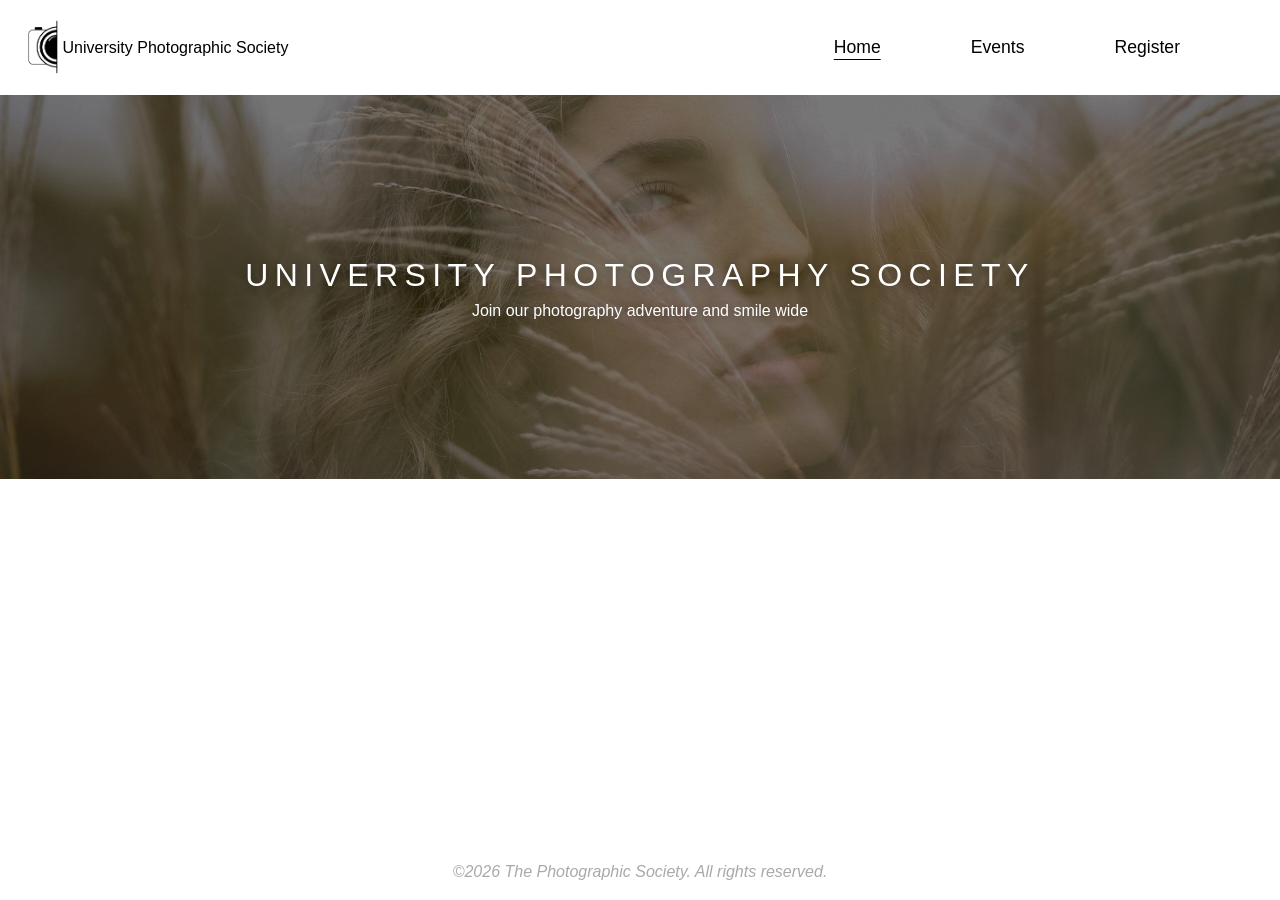
<file: index.html>
<!DOCTYPE html>
<html lang="en">

<head>
  <meta charset="UTF-8">
  <meta name="viewport" content="width=device-width, initial-scale=1.0">
  <meta name="description" content="This is the website of photographic society of a University.">
  <title>Home | The Photographic Society</title>
  <link rel="stylesheet" href="style.css">
</head>

<body>

  <header class="site-header">
    <a href="index.html" class="logo">
      <img src="images/logo.png" alt="Camera logo">
      <span>University Photographic Society</span>
    </a>
    <nav>
      <ul class="nav-list">
        <li><a href="index.html" class="active">Home</a></li>
        <li><a href="events.html">Events</a></li>
        <li><a href="register.html">Register</a></li>
      </ul>
    </nav>
  </header>

  <main>
    <section class="hero">
      <h1 id="club-name">University Photography Society</h1>
      <p>Join our photography adventure and smile wide</p>
    </section>
  </main>

  <footer><i>©2026 The Photographic Society. All rights reserved.</i></footer>
</body>

</html>
</file>
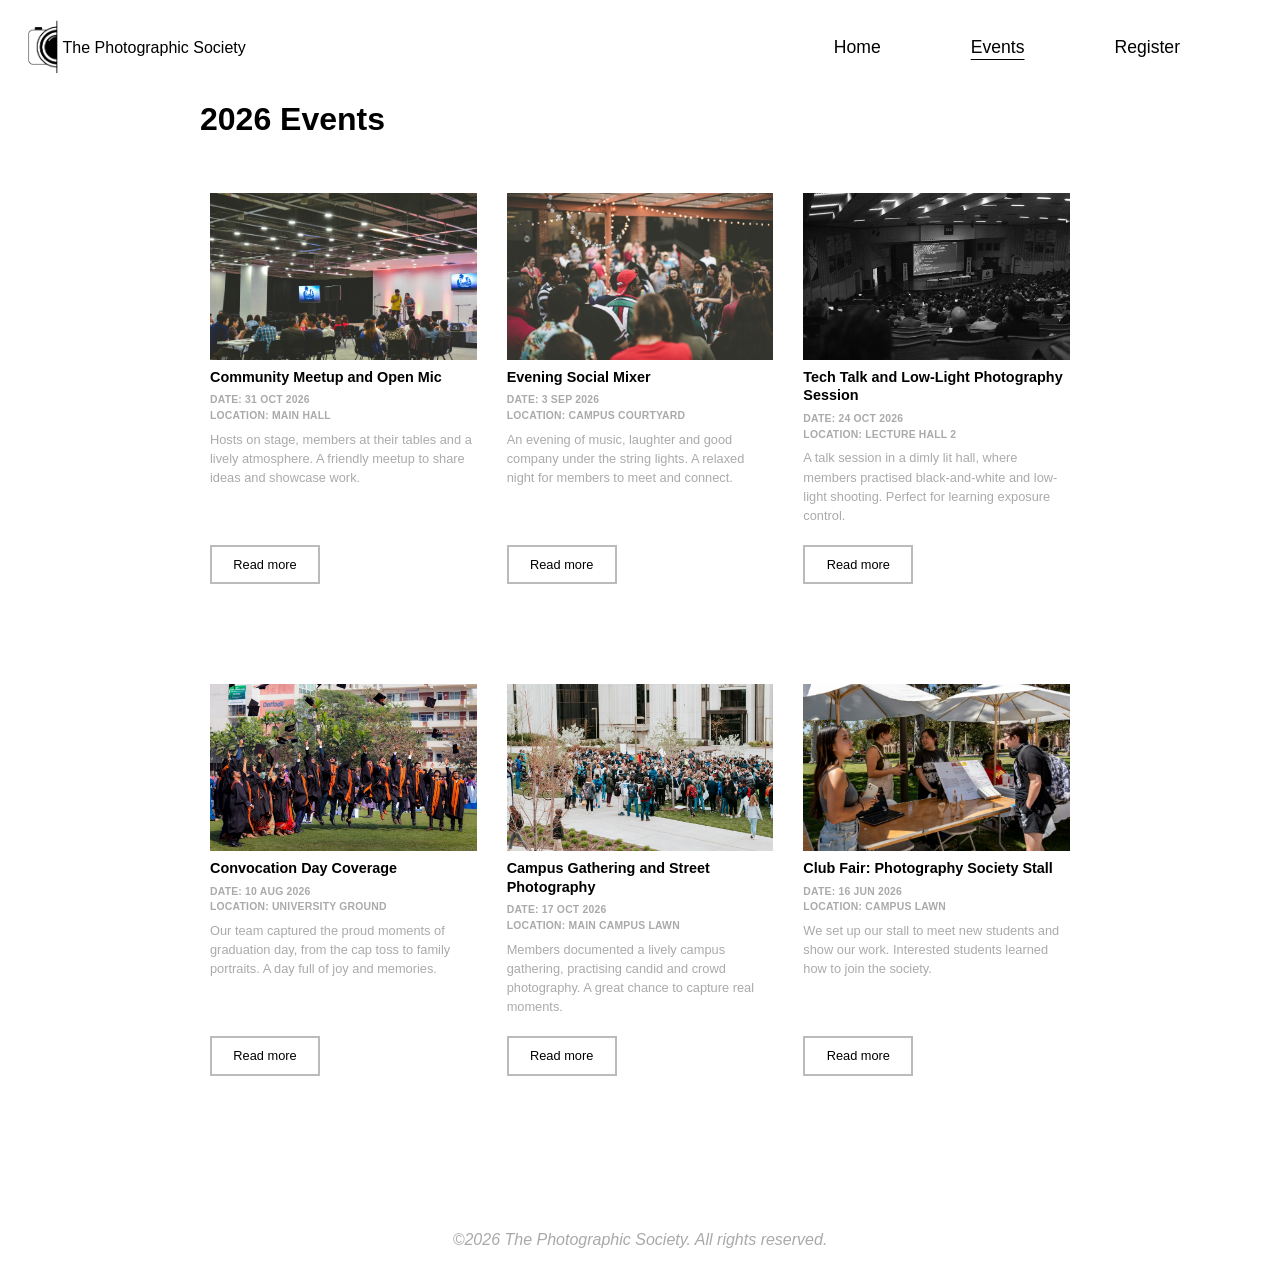
<file: events.html>
<!DOCTYPE html>
<html lang="en">

<head>
  <meta charset="UTF-8">
  <meta name="viewport" content="width=device-width, initial-scale=1.0">
  <title>Events | The Photographic Society</title>
  <link rel="stylesheet" href="style.css">
</head>

<body>

  <header class="site-header">
    <a href="index.html" class="logo">
      <img src="images/logo.png" alt="Camera logo">
      <span>The Photographic Society</span>
    </a>
    <nav>
      <ul class="nav-list">
        <li><a href="index.html">Home</a></li>
        <li><a href="events.html" class="active">Events</a></li>
        <li><a href="register.html">Register</a></li>
      </ul>
    </nav>
  </header>

  <main>
    <h1 class="page-title page-title-events">2026 Events</h1>

    <section class="events-list">

      <article class="event-card">
        <img src="images/classroom.jpg" alt="People gathered at sunrise watching hot air balloons">
        <h2>Community Meetup and Open Mic</h2>
        <p class="event-info">Date: 31 Oct 2026 <br> Location: Main Hall</p>
        <p class="event-text">Hosts on stage, members at their tables and a lively atmosphere. A friendly meetup to
          share ideas and showcase work.</p>
        <a href="register.html" class="btn">Read more</a>
      </article>

      <article class="event-card">
        <img src="images/festival.jpg" alt="Woman cheering with open arms in a concert crowd">
        <h2>Evening Social Mixer</h2>
        <p class="event-info">Date: 3 Sep 2026 <br> Location: Campus Courtyard</p>
        <p class="event-text">An evening of music, laughter and good company under the string lights. A relaxed night
          for members to meet and connect.</p>
        <a href="register.html" class="btn">Read more</a>
      </article>

      <article class="event-card">
        <img src="images/lecture.jpg" alt="Black and white photo of a full lecture hall">
        <h2>Tech Talk and Low-Light Photography Session</h2>
        <p class="event-info">Date: 24 Oct 2026 <br> Location: Lecture Hall 2</p>
        <p class="event-text">A talk session in a dimly lit hall, where members practised black-and-white and low-light
          shooting. Perfect for learning exposure control.</p>
        <a href="register.html" class="btn">Read more</a>
      </article>

      <article class="event-card">
        <img src="images/graduation.jpg" alt="Graduates throwing their caps in the air">
        <h2>Convocation Day Coverage</h2>
        <p class="event-info">Date: 10 Aug 2026 <br> Location: University Ground</p>
        <p class="event-text">Our team captured the proud moments of graduation day, from the cap toss to family
          portraits. A day full of joy and memories.</p>
        <a href="register.html" class="btn">Read more</a>
      </article>

      <article class="event-card">
        <img src="images/ground.jpg" alt="Speaker presenting to an audience at a rooftop venue">
        <h2>Campus Gathering and Street Photography</h2>
        <p class="event-info">Date: 17 Oct 2026 <br> Location: Main Campus Lawn</p>
        <p class="event-text">Members documented a lively campus gathering, practising candid and crowd photography. A
          great chance to capture real moments.</p>
        <a href="register.html" class="btn">Read more</a>
      </article>

      <article class="event-card">
        <img src="images/outside.jpg" alt="Crowd watching a musket demonstration with white smoke">
        <h2>Club Fair: Photography Society Stall</h2>
        <p class="event-info">Date: 16 Jun 2026 <br> Location: Campus Lawn</p>
        <p class="event-text">We set up our stall to meet new students and show our work. Interested students learned
          how to join the society.</p>
        <a href="register.html" class="btn">Read more</a>
      </article>

    </section>
  </main>

  <footer><i>©2026 The Photographic Society. All rights reserved.</i></footer>
</body>

</html>
</file>
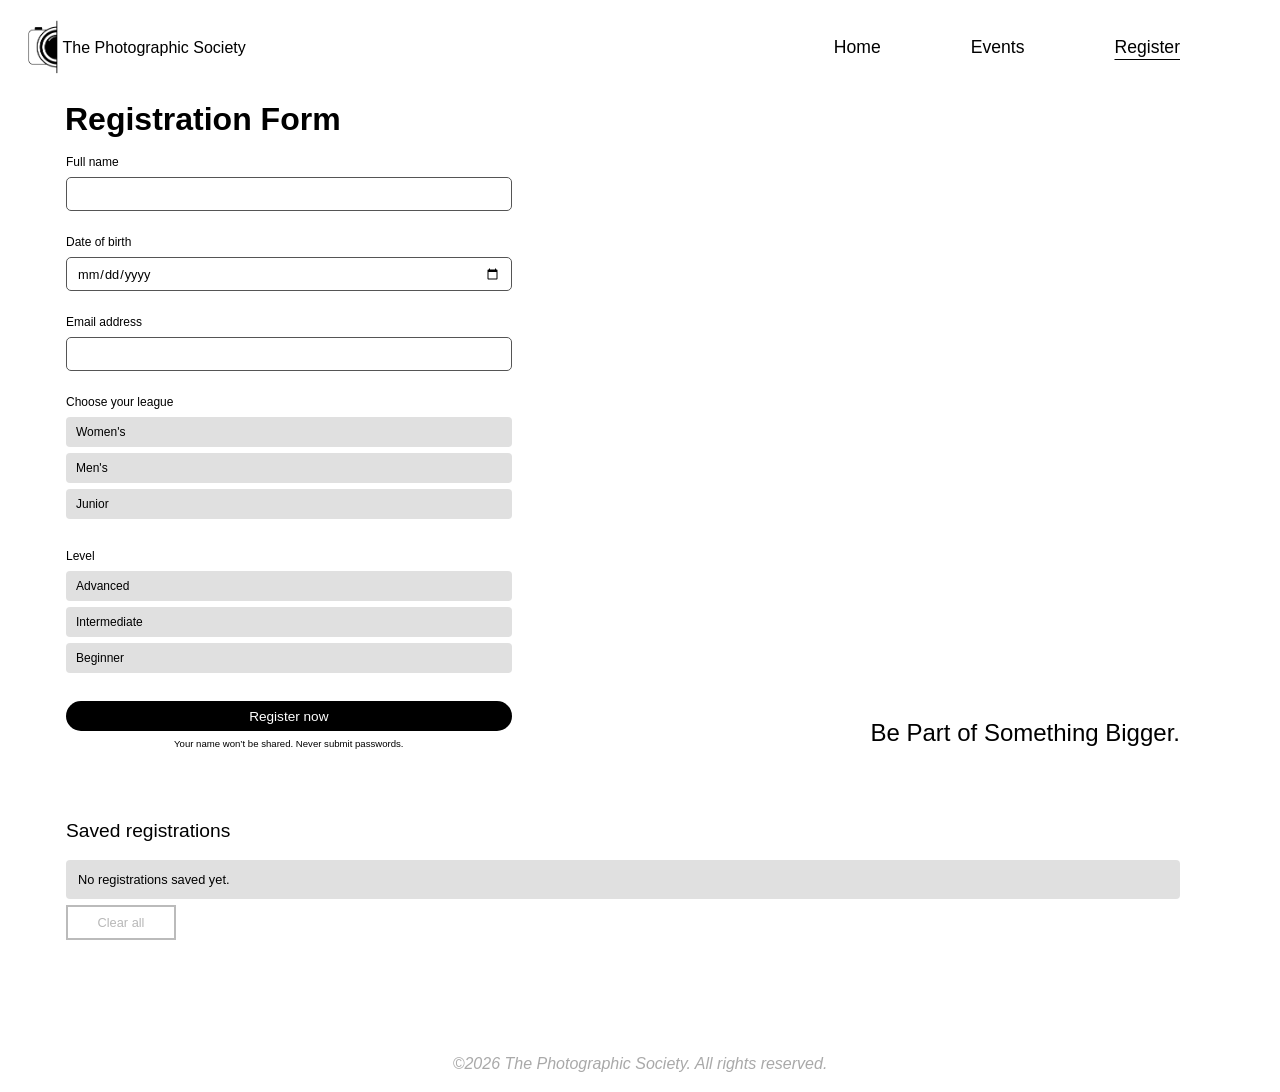
<file: register.html>
<!DOCTYPE html>
<html lang="en">

<head>
    <meta charset="UTF-8">
    <meta name="viewport" content="width=device-width, initial-scale=1.0">
    <title>Register | The Photographic Society</title>
    <link rel="stylesheet" href="style.css">
</head>

<body>

    <header class="site-header">
        <a href="index.html" class="logo">
            <img src="images/logo.png" alt="Camera logo">
            <span>The Photographic Society</span>
        </a>
        <nav>
            <ul class="nav-list">
                <li><a href="index.html">Home</a></li>
                <li><a href="events.html">Events</a></li>
                <li><a href="register.html" class="active">Register</a></li>
            </ul>
        </nav>
    </header>

    <main>
        <h1 class="page-title page-title-register">Registration Form</h1>
        <section class="register-section">

            <form id="register-form">
                <div class="field">
                    <label for="full-name">Full name</label>
                    <input type="text" id="full-name" name="fullName" required>
                </div>

                <div class="field">
                    <label for="dob">Date of birth</label>
                    <input type="date" id="dob" name="dob" required>
                </div>

                <div class="field">
                    <label for="email">Email address</label>
                    <input type="email" id="email" name="email" required>
                </div>

                <fieldset>
                    <legend>Choose your league</legend>
                    <label class="option"><input type="radio" name="league" value="Women's"
                            required><span>Women's</span></label>
                    <label class="option"><input type="radio" name="league" value="Men's"><span>Men's</span></label>
                    <label class="option"><input type="radio" name="league" value="Junior"><span>Junior</span></label>
                </fieldset>

                <fieldset>
                    <legend>Level</legend>
                    <label class="option"><input type="radio" name="level" value="Advanced"
                            required><span>Advanced</span></label>
                    <label class="option"><input type="radio" name="level"
                            value="Intermediate"><span>Intermediate</span></label>
                    <label class="option"><input type="radio" name="level"
                            value="Beginner"><span>Beginner</span></label>
                </fieldset>

                <button type="submit">Register now</button>
                <p class="form-note">Your name won’t be shared. Never submit passwords.</p>
            </form>

            <h2 class="slogan">Be Part of Something Bigger.</h2>

        </section>
    </main>

    <footer><i>©2026 The Photographic Society. All rights reserved.</i></footer>
    <script src="script.js"></script>
</body>

</html>
</file>
<file: style.css>
* {
  box-sizing: border-box;
  margin: 0;
  padding: 0;
}

/* ---------- 2. Fonts and colors used in this website ---------- */
body {
  min-height: 100vh;
  display: flex;
  flex-direction: column;
  font-family: "Poppins", Arial, sans-serif;
  font-size: 16px;
  line-height: 1.5;
  color: #000000;
  background-color: #ffffff;
}

a {
  color: inherit;
  text-decoration: none;
}

ul {
  list-style: none;
}

/* ---------- 3. Styling Header and navigation ---------- */
.site-header {
  display: flex;
  justify-content: space-between;
  align-items: center;
  height: 95px;
  padding: 0 100px 0 24px;
}

.logo {
  display: flex;
  align-items: center;
  font-size: 1rem;
}

.logo img {
  height: 64px;
  margin-right: 4px;
}

.nav-list {
  display: flex;
  gap: 90px;
}

.nav-list a {
  font-size: 1.1rem;
}

.nav-list a:hover,
.nav-list a.active {
  text-decoration: underline;
  text-underline-offset: 6px;
}

/* ---------- 4. Home page ---------- */
.hero {
  display: flex;
  flex-direction: column;
  justify-content: center;
  align-items: center;
  color: #ffffff;
  height: 30vw;
  min-height: 280px;
  background-image: linear-gradient(rgba(0, 0, 0, 0.5), rgba(0, 0, 0, 0.5)), url("images/hero.jpg");
  background-size: cover;
  background-position: center;
  text-align: center;
  padding: 20px;
}

#club-name {
  font-size: 2rem;
  font-weight: 300;
  letter-spacing: 0.2em;
  text-transform: uppercase;
  text-shadow: 0 1px 8px rgba(0, 0, 0, 0.3);
}

.hero p {
  font-size: 1rem;
  font-weight: 300;
  text-shadow: 0 1px 8px rgba(0, 0, 0, 0.3);
}

/* ---------- 5. Events page---------- */
.events-list {
  display: flex;
  flex-wrap: wrap;
  gap: 100px 30px;
  max-width: 900px;
  margin: 0 auto;
  padding: 50px 20px 120px;
}
.page-title-events {
  margin-left: 200px;
}
.event-card {
  display: flex;
  flex-direction: column;
  flex: 1 1 260px;
  max-width: 280px;
  font-family: "Archivo", Arial, sans-serif;
}

.event-card img {
  width: 100%;
  aspect-ratio: 8 / 5;
  object-fit: cover;
  margin-bottom: 8px;
}

.event-card h2 {
  font-size: 0.9rem;
  font-weight: 800;
  line-height: 1.3;
}

.event-info {
  font-size: 0.65rem;
  font-weight: 700;
  letter-spacing: 0.02em;
  text-transform: uppercase;
  color: #aaaaaa;
  margin: 6px 0;
}

.event-text {
  font-size: 0.8rem;
  font-weight: 300;
  color: #aaaaaa;
  margin-bottom: 20px;
}

.btn {
  display: block;
  width: 110px;
  margin-top: auto;
  padding: 8px 0;
  border: 2px solid #bbbbbb;
  background-color: #ffffff;
  font-family: "Archivo", Arial, sans-serif;
  font-size: 0.8rem;
  text-align: center;
}

.btn:hover {
  border-color: #000000;
  background-color: #000000;
  color: #ffffff;
}


/* ---------- 6. Register page ---------- */
.register-section {
  display: flex;
  align-items: flex-end;
  padding: 10px 100px 40px 66px;
}

.page-title-register {
  margin-left: 65px;
}
#register-form {
  flex: 0 0 40%;
  font-family: Arial, Helvetica, sans-serif;
}

.field {
  margin-bottom: 22px;
}

#register-form label,
#register-form legend {
  display: block;
  font-size: 0.75rem;
  margin-bottom: 6px;
}

.field input {
  width: 100%;
  height: 34px;
  padding: 0 10px;
  border: 1px solid #555555;
  border-radius: 5px;
  font-family: inherit;
  font-size: 0.8rem;
}

fieldset {
  border: none;
  margin-bottom: 22px;
}

fieldset legend {
  padding: 0;
}

/* Radio buttons are hidden and the text box acts as the button */
.option {
  position: relative;
  margin-bottom: 6px;
}

.option input {
  position: absolute;
  opacity: 0;
}

.option span {
  display: block;
  padding: 6px 10px;
  border-radius: 4px;
  background-color: #e0e0e0;
  font-size: 0.75rem;
  cursor: pointer;
}

.option input:checked+span {
  background-color: #000000;
  color: #ffffff;
}

.option input:focus+span {
  outline: 2px solid #000000;
  outline-offset: 2px;
}

#register-form button {
  width: 100%;
  height: 30px;
  border: none;
  border-radius: 20px;
  background-color: #000000;
  color: #ffffff;
  font-family: inherit;
  font-size: 0.85rem;
  cursor: pointer;
}

#register-form button:hover {
  background-color: #333333;
}

.form-note {
  margin-top: 6px;
  font-size: 0.6rem;
  text-align: center;
}

.slogan {
  flex: 1;
  padding-bottom: 6px;
  font-size: 1.5rem;
  font-weight: 400;
  text-align: right;
}

.saved-section {
  padding: 20px 100px 80px 66px;
}

.saved-section h2 {
  margin-bottom: 14px;
  font-size: 1.2rem;
  font-weight: 500;
}

#saved-list li {
  margin-bottom: 6px;
  padding: 10px 12px;
  border-radius: 4px;
  background-color: #e0e0e0;
  font-family: Arial, Helvetica, sans-serif;
  font-size: 0.8rem;
}

footer{
  text-align: center;
  color: darkgray;
  margin-top: auto;
  padding-top: 32px;
  padding-bottom: 16px;
}
/* ---------- 7. Responsive design ---------- */
@media (max-width: 900px) {
  .site-header {
    padding: 0 24px;
  }

  .nav-list {
    gap: 30px;
  }

  .register-section,
  .saved-section {
    padding-left: 24px;
    padding-right: 24px;
  }
}

@media (max-width: 700px) {
  .page-title-events {
  margin-left: 20px;   
  margin-right: 20px;
  font-size: 1.8rem;
}

.page-title-register {
  margin-left: 24px;    
  margin-right: 24px;
  font-size: 1.8rem;
}
  .site-header {
    flex-direction: column;
    justify-content: center;
    gap: 6px;
    height: auto;
    padding: 12px 20px;
  }

  .logo img {
    height: 48px;
  }

  .nav-list {
    gap: 28px;
  }

  #club-name {
    font-size: 1.2rem;
    letter-spacing: 0.12em;
  }

  .events-list {
    gap: 50px;
    padding-bottom: 60px;
  }

  .event-card {
    max-width: 100%;
  }

  .register-section {
    flex-direction: column;
    align-items: stretch;
    gap: 40px;
  }

  #register-form {
    flex: none;
  }
}
</file>
